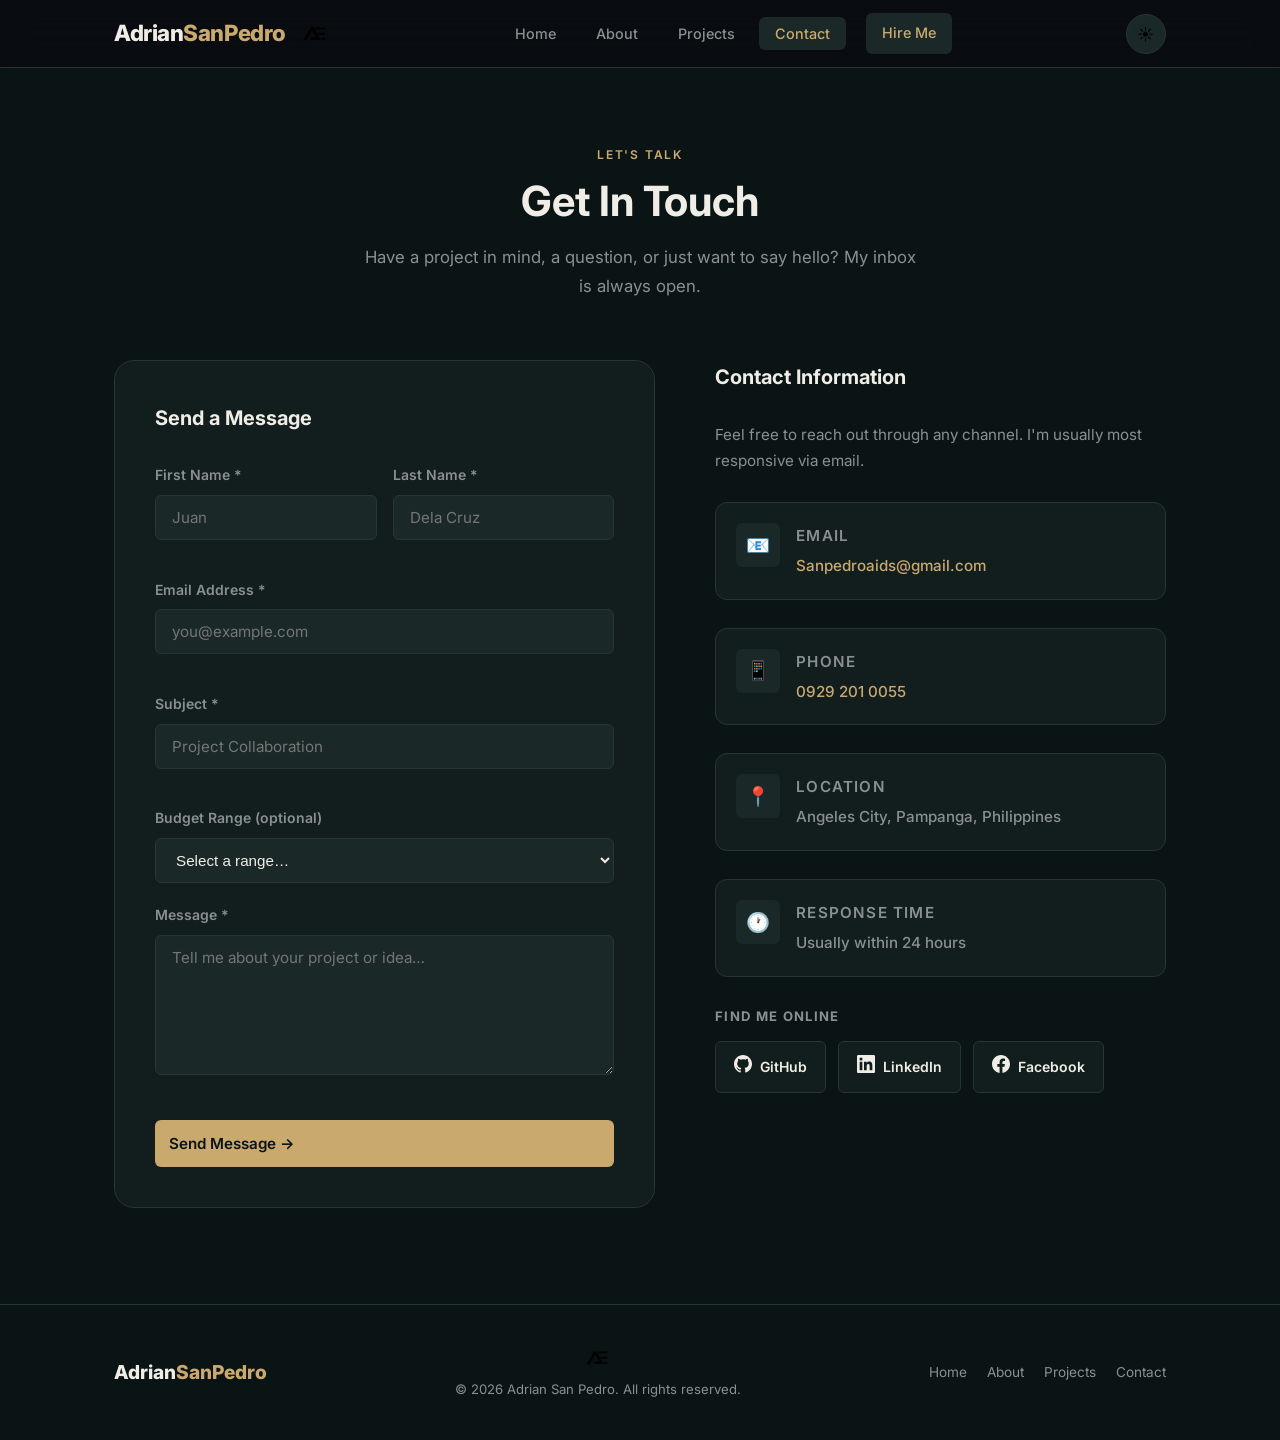
<file: contact.html>
<!DOCTYPE html>
<html lang="en">
<head>
  <meta charset="UTF-8"/>
  <meta name="viewport" content="width=device-width, initial-scale=1.0"/>
  <title>Portfolio — Contact</title>
  <link rel="shortcut icon" href="assets/favicon_io/favicon.ico"/>
  <link rel="icon" type="image/png" sizes="32x32" href="assets/favicon_io/favicon-32x32.png"/>
  <link rel="apple-touch-icon" sizes="180x180" href="assets/favicon_io/apple-touch-icon.png"/>
  <link rel="preconnect" href="https://fonts.googleapis.com"/>
  <link rel="preconnect" href="https://fonts.gstatic.com" crossorigin/>
  <link href="https://fonts.googleapis.com/css2?family=Inter:wght@400;500;600;700;800&family=Fira+Code:wght@400;500&display=swap" rel="stylesheet"/>
  <link rel="stylesheet" href="css/styles.css"/>
</head>
<body>

  <!-- ======= NAVBAR ======= -->
  <nav class="navbar">
    <div class="container">
      <a class="nav-logo" href="index.html">Adrian<span>SanPedro</span><img src="assets/images/icon.png" alt="" class="nav-logo-icon"/></a>
      <ul class="nav-links" id="navLinks">
        <li><a href="index.html">Home</a></li>
        <li><a href="about.html">About</a></li>
        <li><a href="projects.html">Projects</a></li>
        <li><a href="contact.html">Contact</a></li>
        <li class="nav-cta"><a href="contact.html" class="btn btn-primary btn-sm">Hire Me</a></li>
      </ul>
      <button class="theme-toggle" id="themeToggle" aria-label="Toggle theme">☀️</button>
      <button class="nav-hamburger" id="hamburger" aria-label="Toggle navigation">
        <span></span><span></span><span></span>
      </button>
    </div>
  </nav>

  <!-- ======= PAGE HERO ======= -->
  <div class="contact-hero">
    <div class="container">
      <span class="section-label fade-up">Let's Talk</span>
      <h1 class="section-title fade-up">Get In Touch</h1>
      <p class="section-subtitle fade-up" style="margin: 0 auto;">
        Have a project in mind, a question, or just want to say hello? My inbox is always open.
      </p>
    </div>
  </div>

  <!-- ======= CONTACT LAYOUT ======= -->
  <div class="container">
    <div class="contact-layout">

      <!-- ===== FORM ===== -->
      <div class="contact-form-wrap fade-up">
        <h3>Send a Message</h3>
        <form id="contactForm" novalidate>
          <div class="form-row">
            <div class="form-group">
              <label for="firstName">First Name *</label>
              <input type="text" id="firstName" name="firstName" placeholder="Juan" required/>
              <span class="field-error" id="firstName-error"></span>
            </div>
            <div class="form-group">
              <label for="lastName">Last Name *</label>
              <input type="text" id="lastName" name="lastName" placeholder="Dela Cruz" required/>
              <span class="field-error" id="lastName-error"></span>
            </div>
          </div>

          <div class="form-group">
            <label for="email">Email Address *</label>
            <input type="email" id="email" name="email" placeholder="you@example.com" required/>
            <span class="field-error" id="email-error"></span>
          </div>

          <div class="form-group">
            <label for="subject">Subject *</label>
            <input type="text" id="subject" name="subject" placeholder="Project Collaboration" required/>
            <span class="field-error" id="subject-error"></span>
          </div>

          <div class="form-group">
            <label for="budget">Budget Range (optional)</label>
            <select id="budget" name="budget">
              <option value="" disabled selected>Select a range…</option>
              <option value="<500">Under $500</option>
              <option value="500-1000">$500 – $1,000</option>
              <option value="1000-5000">$1,000 – $5,000</option>
              <option value="5000+">$5,000+</option>
              <option value="open">Open to discuss</option>
            </select>
          </div>

          <div class="form-group">
            <label for="message">Message *</label>
            <textarea id="message" name="message" placeholder="Tell me about your project or idea…" required></textarea>
            <span class="field-error" id="message-error"></span>
          </div>

          <!-- Honeypot anti-spam -->
          <input type="text" name="_gotcha" style="display:none" tabindex="-1" autocomplete="off"/>

          <button type="submit" class="btn btn-primary form-submit">Send Message →</button>

          <div class="form-success" id="formSuccess">
            ✅ &nbsp; Your message has been sent! I'll get back to you within 24 hours.
          </div>
          <div class="form-error-msg" id="formError"></div>
        </form>
      </div>

      <!-- ===== CONTACT INFO ===== -->
      <div class="contact-info fade-up">
        <h3>Contact Information</h3>
        <p>Feel free to reach out through any channel. I'm usually most responsive via email.</p>

        <!-- Email -->
        <a href="mailto:Sanpedroaids@gmail.com" class="contact-item" style="text-decoration:none;">
          <div class="contact-item-icon">📧</div>
          <div>
            <p class="contact-item-label">Email</p>
            <p class="contact-item-value"><span style="color:var(--clr-accent)">Sanpedroaids@gmail.com</span></p>
          </div>
        </a>

        <!-- Phone -->
        <a href="tel:+639292010055" class="contact-item" style="text-decoration:none;">
          <div class="contact-item-icon">📱</div>
          <div>
            <p class="contact-item-label">Phone</p>
            <p class="contact-item-value"><span style="color:var(--clr-accent)">0929 201 0055</span></p>
          </div>
        </a>

        <!-- Location -->
        <div class="contact-item">
          <div class="contact-item-icon">📍</div>
          <div>
            <p class="contact-item-label">Location</p>
            <p class="contact-item-value">Angeles City, Pampanga, Philippines</p>
          </div>
        </div>

        <!-- Availability -->
        <div class="contact-item">
          <div class="contact-item-icon">🕐</div>
          <div>
            <p class="contact-item-label">Response Time</p>
            <p class="contact-item-value">Usually within 24 hours</p>
          </div>
        </div>

        <!-- Social Links -->
        <div class="social-links-section">
          <h4>Find Me Online</h4>
          <div class="social-links">
            <a href="https://github.com/Edrimans" target="_blank" rel="noopener" class="social-link">
              <span class="social-icon">
                <svg width="18" height="18" fill="currentColor" viewBox="0 0 24 24"><path d="M12 0C5.37 0 0 5.37 0 12c0 5.3 3.44 9.8 8.2 11.38.6.11.82-.26.82-.58v-2.03c-3.34.72-4.04-1.61-4.04-1.61-.55-1.39-1.34-1.76-1.34-1.76-1.09-.75.08-.73.08-.73 1.2.08 1.84 1.24 1.84 1.24 1.07 1.83 2.81 1.3 3.5 1 .1-.78.42-1.3.76-1.6-2.67-.3-5.47-1.33-5.47-5.93 0-1.31.47-2.38 1.24-3.22-.14-.3-.54-1.52.1-3.18 0 0 1-.32 3.3 1.23a11.5 11.5 0 0 1 3-.4c1.02 0 2.04.13 3 .4 2.28-1.55 3.29-1.23 3.29-1.23.64 1.66.24 2.88.12 3.18.77.84 1.23 1.91 1.23 3.22 0 4.61-2.81 5.63-5.48 5.92.43.37.81 1.1.81 2.22v3.29c0 .32.22.7.83.58C20.57 21.8 24 17.3 24 12 24 5.37 18.63 0 12 0z"/></svg>
              </span>
              GitHub
            </a>
            <a href="https://www.linkedin.com/in/adrian-san-pedro-75ba76345/" target="_blank" rel="noopener" class="social-link">
              <span class="social-icon">
                <svg width="18" height="18" fill="currentColor" viewBox="0 0 24 24"><path d="M20.45 20.45h-3.56v-5.57c0-1.33-.03-3.04-1.85-3.04-1.85 0-2.13 1.44-2.13 2.94v5.67H9.35V9h3.41v1.56h.05c.47-.9 1.63-1.85 3.36-1.85 3.6 0 4.27 2.37 4.27 5.45v6.29zM5.34 7.43a2.07 2.07 0 1 1 0-4.14 2.07 2.07 0 0 1 0 4.14zM7.12 20.45H3.55V9h3.57v11.45zM22.22 0H1.77C.79 0 0 .77 0 1.72v20.56C0 23.23.79 24 1.77 24h20.45C23.21 24 24 23.23 24 22.28V1.72C24 .77 23.21 0 22.22 0z"/></svg>
              </span>
              LinkedIn
            </a>
            <a href="https://www.facebook.com/EDRRRYANN/" target="_blank" rel="noopener" class="social-link">
              <span class="social-icon">
                <svg width="18" height="18" fill="currentColor" viewBox="0 0 24 24"><path d="M24 12.073C24 5.41 18.627 0 12 0S0 5.41 0 12.073C0 18.1 4.388 23.094 10.125 24v-8.437H7.078v-3.49h3.047v-2.66c0-3.026 1.792-4.697 4.533-4.697 1.312 0 2.686.237 2.686.237v2.97h-1.513c-1.491 0-1.956.931-1.956 1.886v2.264h3.328l-.532 3.49h-2.796V24C19.612 23.094 24 18.1 24 12.073z"/></svg>
              </span>
              Facebook
            </a>
          </div>
        </div>

      </div>
    </div>
  </div>

  <!-- ======= FOOTER ======= -->
  <footer class="footer">
    <div class="container">
      <div class="footer-inner">
        <div class="footer-logo">Adrian<span>SanPedro</span></div>
        <div class="footer-copy-wrap">
          <img src="assets/images/icon.png" alt="" class="footer-icon"/>
          <p class="footer-copy">© 2026 Adrian San Pedro. All rights reserved.</p>
        </div>
        <nav class="footer-links">
          <a href="index.html">Home</a>
          <a href="about.html">About</a>
          <a href="projects.html">Projects</a>
          <a href="contact.html">Contact</a>
        </nav>
      </div>
    </div>
  </footer>

  <script src="js/main.js"></script>
</body>
</html>
</file>
<file: css/styles.css>
/* ===========================
   CSS CUSTOM PROPERTIES
=========================== */
:root {
  --clr-bg: #0b1414;
  --clr-surface: #121d1d;
  --clr-surface-2: #1a2828;
  --clr-border: #263535;
  --clr-accent: #c9a96e;
  --clr-accent-2: #e8c896;
  --clr-accent-glow: rgba(201, 169, 110, 0.30);
  --clr-text: #f0ede6;
  --clr-text-muted: #8a9090;
  --clr-text-faint: #4a5858;
  --ff-sans: 'Inter', 'Segoe UI', system-ui, sans-serif;
  --ff-mono: 'Fira Code', 'Cascadia Code', monospace;
  --radius-sm: 6px;
  --radius-md: 12px;
  --radius-lg: 20px;
  --shadow-card: 0 4px 24px rgba(0,0,0,0.5);
  --shadow-glow: 0 0 32px var(--clr-accent-glow);
  --transition: 0.25s ease;
  --nav-h: 68px;
}

/* ===========================
   LIGHT MODE OVERRIDES
=========================== */
body.light {
  --clr-bg: #f4f0e8;
  --clr-surface: #ffffff;
  --clr-surface-2: #ede8dd;
  --clr-border: #d0c8b8;
  --clr-accent: #a07840;
  --clr-accent-2: #c9a96e;
  --clr-accent-glow: rgba(160, 120, 64, 0.25);
  --clr-text: #1a2020;
  --clr-text-muted: #4e5e5e;
  --clr-text-faint: #9aabab;
  --shadow-card: 0 4px 24px rgba(0,0,0,0.10);
}

/* Light mode: component-specific hardcoded overrides */
body.light .navbar {
  background: rgba(244,240,232,0.85);
  border-bottom-color: var(--clr-border);
}
body.light .hero::before {
  background:
    radial-gradient(ellipse 80% 60% at 60% 40%, rgba(160,120,64,0.08) 0%, transparent 60%),
    radial-gradient(ellipse 50% 40% at 10% 80%, rgba(26,40,40,0.04) 0%, transparent 55%);
}
body.light .page-hero::before {
  background: radial-gradient(ellipse 70% 60% at 50% 0%, rgba(160,120,64,0.07) 0%, transparent 70%);
}
body.light .hero-title .gradient-text {
  background: linear-gradient(135deg, #a07840, #c9a96e);
  -webkit-background-clip: text;
  -webkit-text-fill-color: transparent;
  background-clip: text;
}
body.light .hero-avatar {
  background: linear-gradient(135deg, #ede8dd, #fff);
  border-color: #a07840;
}
body.light .skill-fill {
  background: linear-gradient(90deg, #a07840, #c9a96e);
}
body.light .btn-primary {
  color: #fff;
  background: var(--clr-accent);
}
body.light .btn-primary:hover { background: #8a6430; }
body.light .filter-btn.active,
body.light .filter-btn:hover { color: #fff; }
body.light ::-webkit-scrollbar-track { background: var(--clr-bg); }
body.light ::-webkit-scrollbar-thumb { background: var(--clr-border); }

/* ===========================
   THEME TOGGLE BUTTON
=========================== */
.theme-toggle {
  width: 40px;
  height: 40px;
  border-radius: 50%;
  background: var(--clr-surface-2);
  border: 1.5px solid var(--clr-border);
  display: flex;
  align-items: center;
  justify-content: center;
  font-size: 1rem;
  transition: all var(--transition);
  flex-shrink: 0;
  margin-left: 8px;
}
.theme-toggle:hover {
  border-color: var(--clr-accent);
  transform: rotate(20deg) scale(1.1);
}

/* ===========================
   RESET & BASE
=========================== */
*, *::before, *::after { box-sizing: border-box; margin: 0; padding: 0; }
html { scroll-behavior: smooth; font-size: 16px; }
body {
  font-family: var(--ff-sans);
  background: var(--clr-bg);
  color: var(--clr-text);
  line-height: 1.7;
  min-height: 100vh;
}
img { max-width: 100%; display: block; }
a { color: inherit; text-decoration: none; }
ul { list-style: none; }
button { cursor: pointer; font-family: inherit; }
input, textarea { font-family: inherit; }

/* ===========================
   SCROLLBAR
=========================== */
::-webkit-scrollbar { width: 6px; }
::-webkit-scrollbar-track { background: var(--clr-bg); }
::-webkit-scrollbar-thumb { background: var(--clr-border); border-radius: 99px; }
::-webkit-scrollbar-thumb:hover { background: var(--clr-accent); }

/* ===========================
   UTILITY CLASSES
=========================== */
.container { max-width: 1100px; margin: 0 auto; padding: 0 24px; }
.text-accent { color: var(--clr-accent); }
.text-muted { color: var(--clr-text-muted); }
.section { padding: 96px 0; }
.section-label {
  display: inline-block;
  font-size: 0.75rem;
  font-weight: 600;
  letter-spacing: 0.15em;
  text-transform: uppercase;
  color: var(--clr-accent);
  margin-bottom: 12px;
}
.section-title {
  font-size: clamp(1.8rem, 4vw, 2.6rem);
  font-weight: 700;
  line-height: 1.2;
  margin-bottom: 16px;
}
.section-subtitle {
  font-size: 1.05rem;
  color: var(--clr-text-muted);
  max-width: 560px;
}
.btn {
  display: inline-flex;
  align-items: center;
  gap: 8px;
  padding: 12px 28px;
  border-radius: var(--radius-sm);
  font-size: 0.95rem;
  font-weight: 600;
  transition: all var(--transition);
  border: none;
}
.btn-primary {
  background: var(--clr-accent);
  color: #0b1414;
}
.btn-primary:hover { background: #b8944e; box-shadow: var(--shadow-glow); transform: translateY(-2px); }
.btn-outline {
  background: transparent;
  color: var(--clr-text);
  border: 1.5px solid var(--clr-border);
}
.btn-outline:hover { border-color: var(--clr-accent); color: var(--clr-accent); transform: translateY(-2px); }
.btn-sm { padding: 8px 18px; font-size: 0.875rem; }
.tag {
  display: inline-block;
  padding: 4px 12px;
  border-radius: 99px;
  font-size: 0.78rem;
  font-weight: 500;
  background: var(--clr-surface-2);
  color: var(--clr-accent);
  border: 1px solid var(--clr-border);
}
.card {
  background: var(--clr-surface);
  border: 1px solid var(--clr-border);
  border-radius: var(--radius-md);
  overflow: hidden;
  transition: transform var(--transition), box-shadow var(--transition);
}
.card:hover { transform: translateY(-6px); box-shadow: var(--shadow-glow); }

/* ===========================
   NAVIGATION
=========================== */
.navbar {
  position: fixed;
  top: 0; left: 0; right: 0;
  height: var(--nav-h);
  z-index: 1000;
  background: rgba(10,10,15,0.75);
  backdrop-filter: blur(16px);
  -webkit-backdrop-filter: blur(16px);
  border-bottom: 1px solid var(--clr-border);
  transition: background var(--transition);
}
.navbar .container {
  height: 100%;
  display: flex;
  align-items: center;
  justify-content: space-between;
}
.nav-logo {
  font-size: 1.4rem;
  font-weight: 800;
  letter-spacing: -0.02em;
}
.nav-logo span { color: var(--clr-accent); }
.nav-links {
  display: flex;
  align-items: center;
  gap: 8px;
}
.nav-links a {
  padding: 8px 16px;
  border-radius: var(--radius-sm);
  font-size: 0.9rem;
  font-weight: 500;
  color: var(--clr-text-muted);
  transition: color var(--transition), background var(--transition);
}
.nav-links a:hover,
.nav-links a.active {
  color: var(--clr-text);
  background: var(--clr-surface-2);
}
.nav-links a.active { color: var(--clr-accent); }
.nav-cta { margin-left: 12px; }
.nav-hamburger {
  display: none;
  flex-direction: column;
  gap: 5px;
  background: none;
  border: none;
  padding: 6px;
}
.nav-hamburger span {
  display: block;
  width: 24px; height: 2px;
  background: var(--clr-text);
  border-radius: 99px;
  transition: all var(--transition);
}
.nav-hamburger.open span:nth-child(1) { transform: translateY(7px) rotate(45deg); }
.nav-hamburger.open span:nth-child(2) { opacity: 0; }
.nav-hamburger.open span:nth-child(3) { transform: translateY(-7px) rotate(-45deg); }

/* ===========================
   HERO SECTION
=========================== */
.hero {
  min-height: 100vh;
  display: flex;
  align-items: center;
  padding-top: var(--nav-h);
  position: relative;
  overflow: hidden;
}
.hero::before {
  content: '';
  position: absolute;
  inset: 0;
  background:
    radial-gradient(ellipse 80% 60% at 60% 40%, rgba(201,169,110,0.10) 0%, transparent 60%),
    radial-gradient(ellipse 50% 40% at 10% 80%, rgba(26,40,40,0.60) 0%, transparent 55%);
  pointer-events: none;
}
.hero-grid {
  display: grid;
  grid-template-columns: 1fr 1fr;
  gap: 60px;
  align-items: center;
}
.hero-visual {
  display: flex;
  justify-content: center;
  align-items: center;
}
.hero-visual-inner {
  display: flex;
  flex-direction: column;
  align-items: center;
}
.hero-avatar-icon {
  width: 110px;
  height: auto;
  display: block;
  margin-bottom: 18px;
}
.nav-logo-icon {
  width: 38px;
  height: auto;
  display: inline-block;
  vertical-align: middle;
  margin-left: 10px;
  position: relative;
  top: -1px;
}
.hero-badge {
  display: inline-flex;
  align-items: center;
  gap: 8px;
  padding: 6px 14px;
  background: var(--clr-surface-2);
  border: 1px solid var(--clr-border);
  border-radius: 99px;
  font-size: 0.82rem;
  color: var(--clr-text-muted);
  margin-bottom: 24px;
}
.hero-badge .dot {
  width: 7px; height: 7px;
  background: #22c55e;
  border-radius: 50%;
  animation: pulse-dot 2s infinite;
}
@keyframes pulse-dot {
  0%, 100% { box-shadow: 0 0 0 0 rgba(34,197,94,0.5); }
  50% { box-shadow: 0 0 0 5px rgba(34,197,94,0); }
}
.hero-title {
  font-size: clamp(2.4rem, 5vw, 3.8rem);
  font-weight: 800;
  line-height: 1.1;
  letter-spacing: -0.03em;
  margin-bottom: 20px;
}
.hero-title .gradient-text {
  background: linear-gradient(135deg, #c9a96e, #e8c896);
  -webkit-background-clip: text;
  -webkit-text-fill-color: transparent;
  background-clip: text;
}
.hero-tagline {
  font-size: 1.15rem;
  color: var(--clr-text-muted);
  margin-bottom: 36px;
  max-width: 480px;
}
.hero-actions { display: flex; gap: 14px; flex-wrap: wrap; }
.hero-visual {
  display: flex;
  justify-content: center;
  align-items: center;
}
.hero-avatar-wrap {
  position: relative;
  width: 320px; height: 320px;
}
.hero-avatar-ring {
  position: absolute;
  inset: -16px;
  border-radius: 50%;
  border: 2px dashed var(--clr-border);
  animation: spin-slow 20s linear infinite;
}
.hero-avatar-ring::before {
  content: '';
  position: absolute;
  top: -5px; left: 50%;
  transform: translateX(-50%);
  width: 10px; height: 10px;
  background: var(--clr-accent);
  border-radius: 50%;
}
@keyframes spin-slow { to { transform: rotate(360deg); } }
.hero-avatar {
  width: 100%; height: 100%;
  border-radius: 50%;
  background: linear-gradient(135deg, #1a2828, #121d1d);
  border: 3px solid #c9a96e;
  display: flex;
  align-items: center;
  justify-content: center;
  overflow: hidden;
  font-size: 6rem;
}
.hero-float-badge {
  position: absolute;
  background: var(--clr-surface);
  border: 1px solid var(--clr-border);
  border-radius: var(--radius-sm);
  padding: 10px 16px;
  font-size: 0.82rem;
  font-weight: 600;
  box-shadow: var(--shadow-card);
  white-space: nowrap;
}
.hero-float-badge.badge-1 { bottom: 20px; left: -30px; }
.hero-float-badge.badge-2 { top: 30px; right: -20px; }
.hero-scroll-hint {
  position: absolute;
  bottom: 36px;
  left: 50%;
  transform: translateX(-50%);
  display: flex;
  flex-direction: column;
  align-items: center;
  gap: 8px;
  font-size: 0.78rem;
  color: var(--clr-text-faint);
  letter-spacing: 0.1em;
  text-transform: uppercase;
}
.scroll-mouse {
  width: 22px; height: 36px;
  border: 2px solid var(--clr-border);
  border-radius: 99px;
  position: relative;
}
.scroll-mouse::after {
  content: '';
  position: absolute;
  top: 6px; left: 50%;
  transform: translateX(-50%);
  width: 4px; height: 8px;
  background: var(--clr-accent);
  border-radius: 99px;
  animation: scroll-bounce 1.6s ease-in-out infinite;
}
@keyframes scroll-bounce {
  0%, 100% { top: 6px; opacity: 1; }
  80% { top: 18px; opacity: 0; }
}

/* ===========================
   FEATURED PROJECTS (HOME)
=========================== */
.featured-grid {
  display: grid;
  grid-template-columns: repeat(auto-fill, minmax(320px, 1fr));
  gap: 28px;
  margin-top: 56px;
}
.project-card .card-thumb {
  height: 200px;
  background: var(--clr-surface-2);
  overflow: hidden;
  position: relative;
  display: flex;
  align-items: center;
  justify-content: center;
}
.project-card .card-thumb img {
  width: 100%; height: 100%;
  object-fit: cover;
  transition: transform 0.4s ease;
}
.project-card:hover .card-thumb img { transform: scale(1.06); }
.thumb-placeholder {
  font-size: 4rem;
  opacity: 0.3;
}
.card-overlay {
  position: absolute;
  inset: 0;
  background: linear-gradient(to top, rgba(10,10,15,0.8) 0%, transparent 60%);
}
.card-body { padding: 24px; }
.card-tags { display: flex; flex-wrap: wrap; gap: 8px; margin-bottom: 14px; }
.card-title { font-size: 1.15rem; font-weight: 700; margin-bottom: 10px; }
.card-desc { font-size: 0.9rem; color: var(--clr-text-muted); margin-bottom: 20px; }
.card-links { display: flex; gap: 12px; }

/* ===========================
   ABOUT PAGE
=========================== */
.about-grid {
  display: grid;
  grid-template-columns: 1fr 1.6fr;
  gap: 72px;
  align-items: start;
}
.about-photo-wrap { position: relative; }
.about-photo {
  width: 100%;
  aspect-ratio: 4/5;
  border-radius: var(--radius-lg);
  background: var(--clr-surface-2);
  border: 1px solid var(--clr-border);
  display: flex;
  align-items: center;
  justify-content: center;
  font-size: 5rem;
  overflow: hidden;
}
.about-photo img { width: 100%; height: 100%; object-fit: cover; }
.about-stats {
  display: grid;
  grid-template-columns: 1fr 1fr;
  gap: 12px;
  margin-top: 20px;
}
.stat-box {
  background: var(--clr-surface);
  border: 1px solid var(--clr-border);
  border-radius: var(--radius-md);
  padding: 16px 20px;
  text-align: center;
}
.stat-num { font-size: 1.6rem; font-weight: 800; color: var(--clr-accent); }
.stat-label { font-size: 0.78rem; color: var(--clr-text-muted); }
.about-bio { font-size: 1rem; color: var(--clr-text-muted); margin-bottom: 32px; }
.about-bio p + p { margin-top: 14px; }
.skills-section { margin-top: 56px; }
.skills-grid {
  display: grid;
  grid-template-columns: repeat(auto-fill, minmax(240px, 1fr));
  gap: 16px;
  margin-top: 36px;
}
.skill-item { background: var(--clr-surface); border: 1px solid var(--clr-border); border-radius: var(--radius-md); padding: 20px; }
.skill-header { display: flex; justify-content: space-between; align-items: center; margin-bottom: 12px; }
.skill-name { font-weight: 600; font-size: 0.95rem; display: flex; align-items: center; gap: 10px; }
.skill-icon { font-size: 1.2rem; }
.skill-pct { font-size: 0.82rem; color: var(--clr-accent); font-weight: 700; }
.skill-bar { height: 6px; background: var(--clr-surface-2); border-radius: 99px; overflow: hidden; }
.skill-fill { height: 100%; background: linear-gradient(90deg, #c9a96e, #e8c896); border-radius: 99px; width: 0; transition: width 1.2s cubic-bezier(.16,1,.3,1); }
.skill-categories { display: flex; flex-direction: column; gap: 40px; margin-top: 36px; }
.skill-category h4 { font-size: 0.82rem; font-weight: 600; text-transform: uppercase; letter-spacing: 0.12em; color: var(--clr-text-muted); margin-bottom: 16px; }
.skill-icons-wrap { display: flex; flex-wrap: wrap; gap: 12px; }
.skill-badge {
  display: inline-flex;
  align-items: center;
  gap: 8px;
  padding: 10px 16px;
  background: var(--clr-surface);
  border: 1px solid var(--clr-border);
  border-radius: var(--radius-sm);
  font-size: 0.88rem;
  font-weight: 500;
  transition: all var(--transition);
}
.skill-badge:hover { border-color: var(--clr-accent); color: var(--clr-accent); transform: translateY(-2px); }
.certs-section { margin-top: 56px; }
.certs-grid { display: grid; grid-template-columns: repeat(auto-fill, minmax(280px, 1fr)); gap: 20px; margin-top: 36px; }
.cert-card {
  background: var(--clr-surface);
  border: 1px solid var(--clr-border);
  border-radius: var(--radius-md);
  padding: 24px;
  display: flex;
  gap: 18px;
  align-items: flex-start;
  transition: all var(--transition);
}
.cert-card:hover { border-color: var(--clr-accent); transform: translateY(-3px); }
.cert-icon { font-size: 2rem; flex-shrink: 0; }
.cert-info h4 { font-size: 0.95rem; font-weight: 700; margin-bottom: 4px; }
.cert-info p { font-size: 0.82rem; color: var(--clr-text-muted); margin-bottom: 10px; }
.cert-link { font-size: 0.82rem; color: var(--clr-accent); font-weight: 600; display: inline-flex; align-items: center; gap: 5px; }
.cert-link:hover { text-decoration: underline; }

/* ===========================
   PROJECTS PAGE
=========================== */
.projects-hero { padding: 140px 0 80px; text-align: center; }
.projects-filter { display: flex; flex-wrap: wrap; gap: 10px; justify-content: center; margin: 40px 0; }
.filter-btn {
  padding: 8px 20px;
  border-radius: 99px;
  font-size: 0.875rem;
  font-weight: 500;
  background: var(--clr-surface);
  border: 1.5px solid var(--clr-border);
  color: var(--clr-text-muted);
  transition: all var(--transition);
}
.filter-btn:hover, .filter-btn.active { background: var(--clr-accent); border-color: var(--clr-accent); color: #0b1414; }
.projects-list { display: flex; flex-direction: column; gap: 80px; padding-bottom: 96px; }
.project-entry {
  display: grid;
  grid-template-columns: 1fr 1fr;
  gap: 60px;
  align-items: center;
}
.project-entry:nth-child(even) { direction: rtl; }
.project-entry:nth-child(even) > * { direction: ltr; }
.project-images { position: relative; }
.img-main {
  border-radius: var(--radius-md);
  overflow: hidden;
  border: 1px solid var(--clr-border);
  aspect-ratio: 16/10;
  background: var(--clr-surface-2);
  display: flex;
  align-items: center;
  justify-content: center;
  font-size: 5rem;
}
.img-main img { width: 100%; height: 100%; object-fit: cover; }
.img-thumbs { display: flex; gap: 12px; margin-top: 12px; }
.img-thumb {
  flex: 1;
  aspect-ratio: 16/9;
  border-radius: var(--radius-sm);
  overflow: hidden;
  border: 1px solid var(--clr-border);
  background: var(--clr-surface-2);
  display: flex;
  align-items: center;
  justify-content: center;
  font-size: 2rem;
  cursor: pointer;
  transition: border-color var(--transition);
}
.img-thumb:hover { border-color: var(--clr-accent); }
.img-thumb img { width: 100%; height: 100%; object-fit: cover; }
.project-num { font-size: 0.78rem; font-weight: 700; color: var(--clr-text-faint); font-family: var(--ff-mono); letter-spacing: 0.1em; margin-bottom: 16px; }
.project-title { font-size: clamp(1.4rem, 3vw, 1.9rem); font-weight: 800; margin-bottom: 16px; }
.project-desc { font-size: 0.95rem; color: var(--clr-text-muted); margin-bottom: 24px; }
.project-techs { display: flex; flex-wrap: wrap; gap: 8px; margin-bottom: 28px; }
.project-actions { display: flex; gap: 12px; flex-wrap: wrap; }

/* ===========================
   CONTACT PAGE
=========================== */
.contact-hero { padding: 140px 0 60px; text-align: center; }
.contact-layout {
  display: grid;
  grid-template-columns: 1.2fr 1fr;
  gap: 60px;
  align-items: start;
  padding-bottom: 96px;
}
.contact-form-wrap {
  background: var(--clr-surface);
  border: 1px solid var(--clr-border);
  border-radius: var(--radius-lg);
  padding: 40px;
}
.contact-form-wrap h3 { font-size: 1.25rem; font-weight: 700; margin-bottom: 28px; }
.form-group { margin-bottom: 20px; }
.form-group label { display: block; font-size: 0.875rem; font-weight: 600; margin-bottom: 8px; color: var(--clr-text-muted); }
.form-group input,
.form-group textarea,
.form-group select {
  width: 100%;
  padding: 12px 16px;
  background: var(--clr-surface-2);
  border: 1.5px solid var(--clr-border);
  border-radius: var(--radius-sm);
  color: var(--clr-text);
  font-size: 0.95rem;
  outline: none;
  transition: border-color var(--transition), box-shadow var(--transition);
}
.form-group input:focus,
.form-group textarea:focus { border-color: var(--clr-accent); box-shadow: 0 0 0 3px rgba(201,169,110,0.15); }
.form-group textarea { resize: vertical; min-height: 140px; }
.form-row { display: grid; grid-template-columns: 1fr 1fr; gap: 16px; }
.form-submit { width: 100%; padding: 14px; }
.form-success {
  display: none;
  align-items: center;
  gap: 12px;
  background: rgba(34,197,94,0.1);
  border: 1px solid rgba(34,197,94,0.3);
  border-radius: var(--radius-sm);
  padding: 16px 20px;
  margin-top: 16px;
  color: #22c55e;
  font-weight: 500;
}
.contact-info { display: flex; flex-direction: column; gap: 28px; }
.contact-info h3 { font-size: 1.25rem; font-weight: 700; }
.contact-info p { font-size: 0.95rem; color: var(--clr-text-muted); }
.contact-item {
  display: flex;
  gap: 16px;
  align-items: flex-start;
  padding: 20px;
  background: var(--clr-surface);
  border: 1px solid var(--clr-border);
  border-radius: var(--radius-md);
  transition: all var(--transition);
}
.contact-item:hover { border-color: var(--clr-accent); }
.contact-item-icon {
  width: 44px; height: 44px;
  background: var(--clr-surface-2);
  border-radius: var(--radius-sm);
  display: flex;
  align-items: center;
  justify-content: center;
  font-size: 1.2rem;
  flex-shrink: 0;
}
.contact-item-label { font-size: 0.78rem; color: var(--clr-text-muted); font-weight: 600; text-transform: uppercase; letter-spacing: 0.08em; margin-bottom: 4px; }
.contact-item-value { font-size: 0.95rem; font-weight: 500; }
.contact-item-value a { color: var(--clr-accent); transition: opacity var(--transition); }
.contact-item-value a:hover { opacity: 0.8; }
.social-links-section h4 { font-size: 0.82rem; font-weight: 700; text-transform: uppercase; letter-spacing: 0.1em; color: var(--clr-text-muted); margin-bottom: 14px; }
.social-links { display: flex; gap: 12px; flex-wrap: wrap; }
.social-link {
  display: flex;
  align-items: center;
  gap: 8px;
  padding: 10px 18px;
  background: var(--clr-surface);
  border: 1.5px solid var(--clr-border);
  border-radius: var(--radius-sm);
  font-size: 0.875rem;
  font-weight: 600;
  transition: all var(--transition);
}
.social-link:hover { border-color: var(--clr-accent); color: var(--clr-accent); transform: translateY(-2px); }
.social-icon { font-size: 1.1rem; }

/* ===========================
   LIGHTBOX
=========================== */
.img-main img,
.img-thumb img {
  cursor: zoom-in;
}
.lightbox {
  position: fixed;
  inset: 0;
  z-index: 2000;
  display: flex;
  align-items: center;
  justify-content: center;
  opacity: 0;
  pointer-events: none;
  transition: opacity 0.3s ease;
}
.lightbox.open {
  opacity: 1;
  pointer-events: all;
}
.lightbox-backdrop {
  position: absolute;
  inset: 0;
  background: rgba(5, 10, 10, 0.92);
  backdrop-filter: blur(8px);
  -webkit-backdrop-filter: blur(8px);
}
.lightbox-content {
  position: relative;
  z-index: 1;
  display: flex;
  flex-direction: column;
  align-items: center;
  gap: 16px;
  max-width: 90vw;
  max-height: 90vh;
}
.lightbox-img {
  max-width: 90vw;
  max-height: 80vh;
  object-fit: contain;
  border-radius: var(--radius-md);
  box-shadow: 0 8px 60px rgba(0,0,0,0.7);
  transform: scale(0.92);
  transition: transform 0.3s cubic-bezier(.16,1,.3,1);
}
.lightbox.open .lightbox-img {
  transform: scale(1);
}
.lightbox-caption {
  color: var(--clr-text-muted);
  font-size: 0.875rem;
  text-align: center;
}
.lightbox-close {
  position: fixed;
  top: 20px;
  right: 24px;
  z-index: 2;
  width: 44px;
  height: 44px;
  border-radius: 50%;
  background: var(--clr-surface-2);
  border: 1.5px solid var(--clr-border);
  color: var(--clr-text);
  font-size: 1.4rem;
  line-height: 1;
  display: flex;
  align-items: center;
  justify-content: center;
  transition: all var(--transition);
}
.lightbox-close:hover {
  background: var(--clr-accent);
  color: #0b1414;
  border-color: var(--clr-accent);
}
.lightbox-prev,
.lightbox-next {
  position: fixed;
  top: 50%;
  transform: translateY(-50%);
  z-index: 2;
  width: 48px;
  height: 48px;
  border-radius: 50%;
  background: var(--clr-surface-2);
  border: 1.5px solid var(--clr-border);
  color: var(--clr-text);
  font-size: 1.2rem;
  display: flex;
  align-items: center;
  justify-content: center;
  transition: all var(--transition);
}
.lightbox-prev { left: 20px; }
.lightbox-next { right: 20px; }
.lightbox-prev:hover,
.lightbox-next:hover {
  background: var(--clr-accent);
  color: #0b1414;
  border-color: var(--clr-accent);
}
.lightbox-prev:disabled,
.lightbox-next:disabled {
  opacity: 0.3;
  pointer-events: none;
}
body.light .lightbox-backdrop {
  background: rgba(20, 30, 30, 0.88);
}

/* ===========================
   FORM VALIDATION
=========================== */
.field-error {
  display: block;
  font-size: 0.78rem;
  color: #f87171;
  margin-top: 5px;
  min-height: 1em;
}
.form-group.has-error input,
.form-group.has-error textarea {
  border-color: #f87171;
  box-shadow: 0 0 0 3px rgba(248,113,113,0.15);
}
.form-error-msg {
  display: none;
  align-items: center;
  gap: 10px;
  background: rgba(248,113,113,0.08);
  border: 1px solid rgba(248,113,113,0.3);
  border-radius: var(--radius-sm);
  padding: 14px 18px;
  margin-top: 14px;
  color: #f87171;
  font-size: 0.9rem;
  font-weight: 500;
}

/* ===========================
   PAGE HERO (inner pages)
=========================== */
.page-hero {
  padding: 140px 0 72px;
  text-align: center;
  position: relative;
}
.page-hero::before {
  content: '';
  position: absolute;
  inset: 0;
  background: radial-gradient(ellipse 70% 60% at 50% 0%, rgba(201,169,110,0.08) 0%, transparent 70%);
  pointer-events: none;
}

/* ===========================
   FOOTER
=========================== */
.footer {
  border-top: 1px solid var(--clr-border);
  padding: 40px 0;
}
.footer-inner { display: flex; align-items: center; justify-content: space-between; flex-wrap: wrap; gap: 16px; }
.footer-copy-wrap { display: flex; flex-direction: column; align-items: center; gap: 6px; }
.footer-icon { width: 36px; height: auto; display: block; opacity: 0.85; }
.footer-logo { font-size: 1.2rem; font-weight: 800; }
.footer-logo span { color: var(--clr-accent); }
.footer-copy { font-size: 0.82rem; color: var(--clr-text-muted); }
.footer-links { display: flex; gap: 20px; }
.footer-links a { font-size: 0.85rem; color: var(--clr-text-muted); transition: color var(--transition); }
.footer-links a:hover { color: var(--clr-accent); }

/* ===========================
   DIVIDER
=========================== */
.divider { height: 1px; background: var(--clr-border); margin: 64px 0; }

/* ===========================
   ANIMATIONS
=========================== */
.fade-up { opacity: 0; transform: translateY(30px); transition: opacity 0.7s ease, transform 0.7s ease; }
.fade-up.visible { opacity: 1; transform: translateY(0); }

/* ===========================
   RESPONSIVE
=========================== */
@media (max-width: 900px) {
  .hero-grid { grid-template-columns: 1fr; text-align: center; }
  .hero-tagline { margin: 0 auto 36px; }
  .hero-actions { justify-content: center; }
  .hero-visual { order: -1; }
  .hero-avatar-wrap { width: 220px; height: 220px; }
  .hero-float-badge.badge-1, .hero-float-badge.badge-2 { display: none; }
  .about-grid { grid-template-columns: 1fr; }
  .about-photo { max-width: 320px; margin: 0 auto; aspect-ratio: 1; }
  .project-entry { grid-template-columns: 1fr; direction: ltr !important; }
  .contact-layout { grid-template-columns: 1fr; }
  .footer-inner { flex-direction: column; text-align: center; }
}
@media (max-width: 640px) {
  .nav-links { display: none; flex-direction: column; position: fixed; top: var(--nav-h); left: 0; right: 0; background: var(--clr-surface); border-bottom: 1px solid var(--clr-border); padding: 20px; gap: 4px; }
  .nav-links.open { display: flex; }
  .nav-links .nav-cta { display: none; }
  .nav-hamburger { display: flex; }
  .form-row { grid-template-columns: 1fr; }
  .section { padding: 64px 0; }
}
</file>
